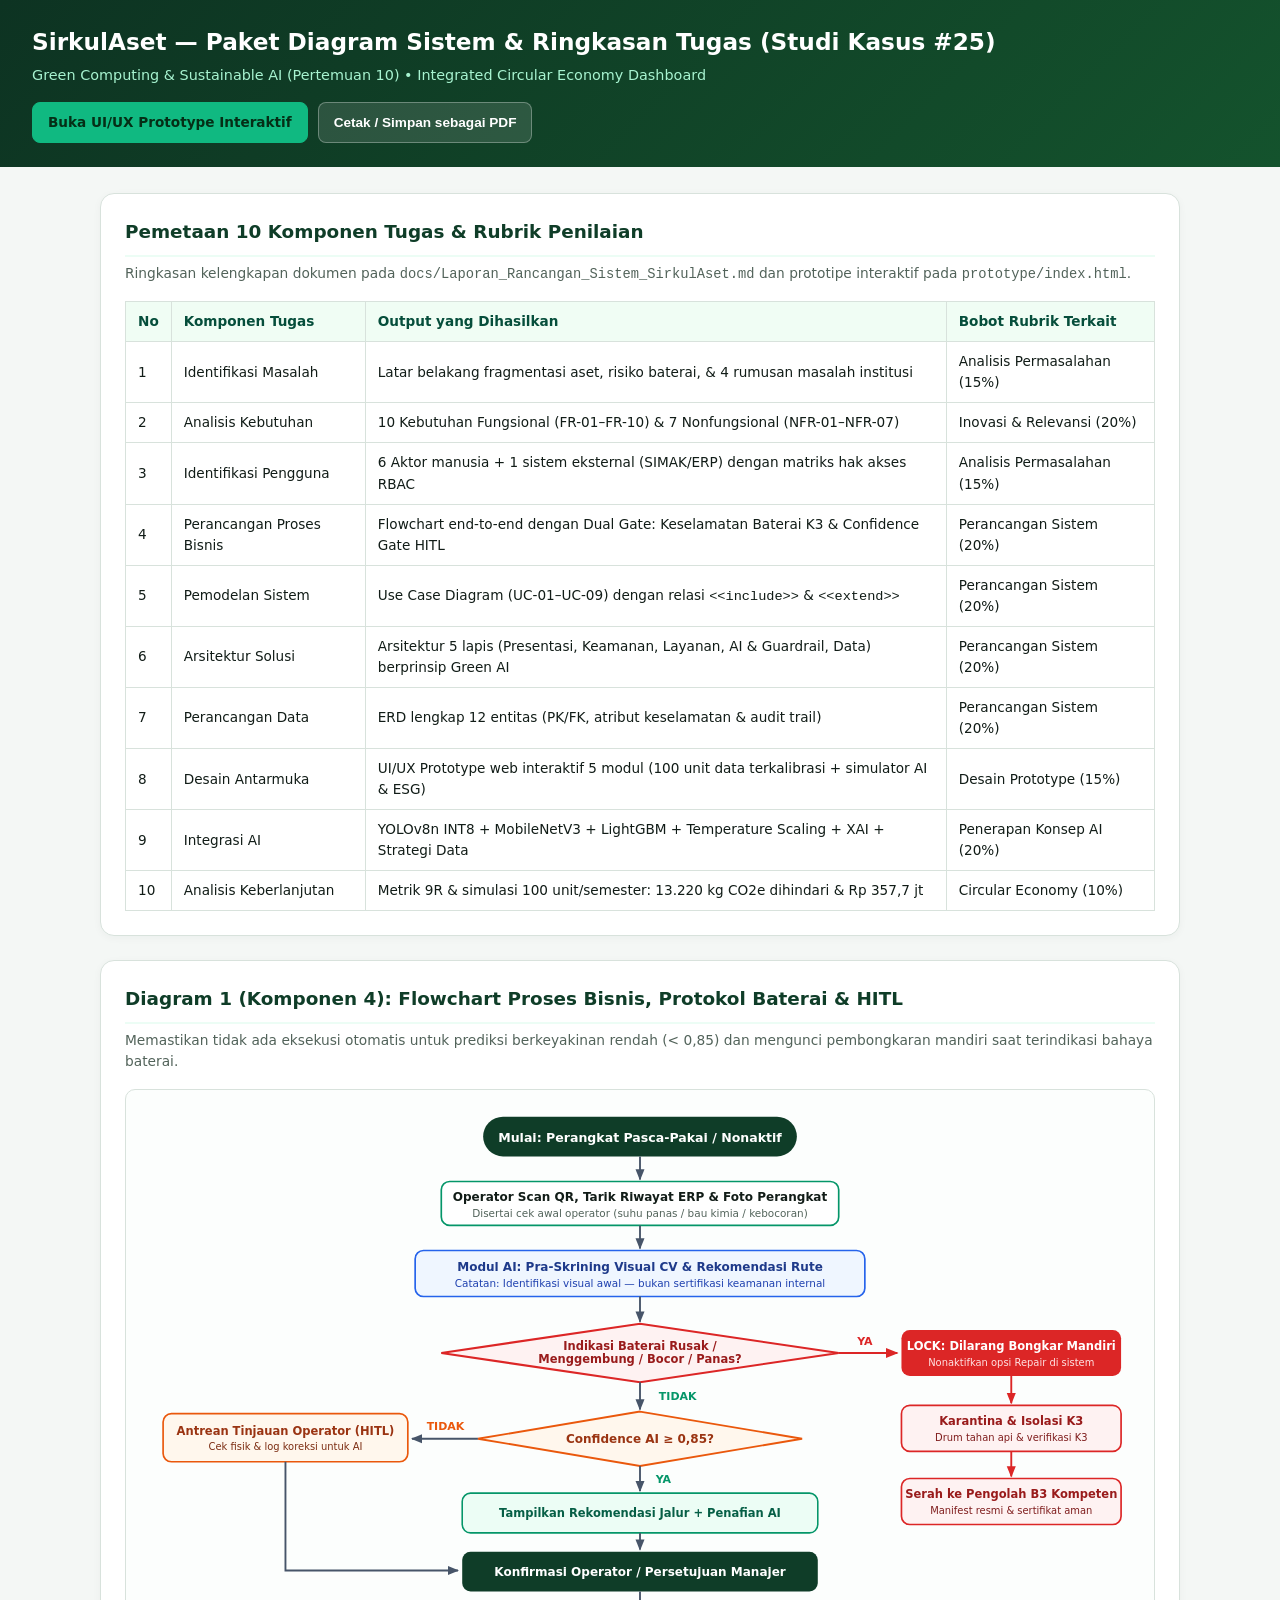
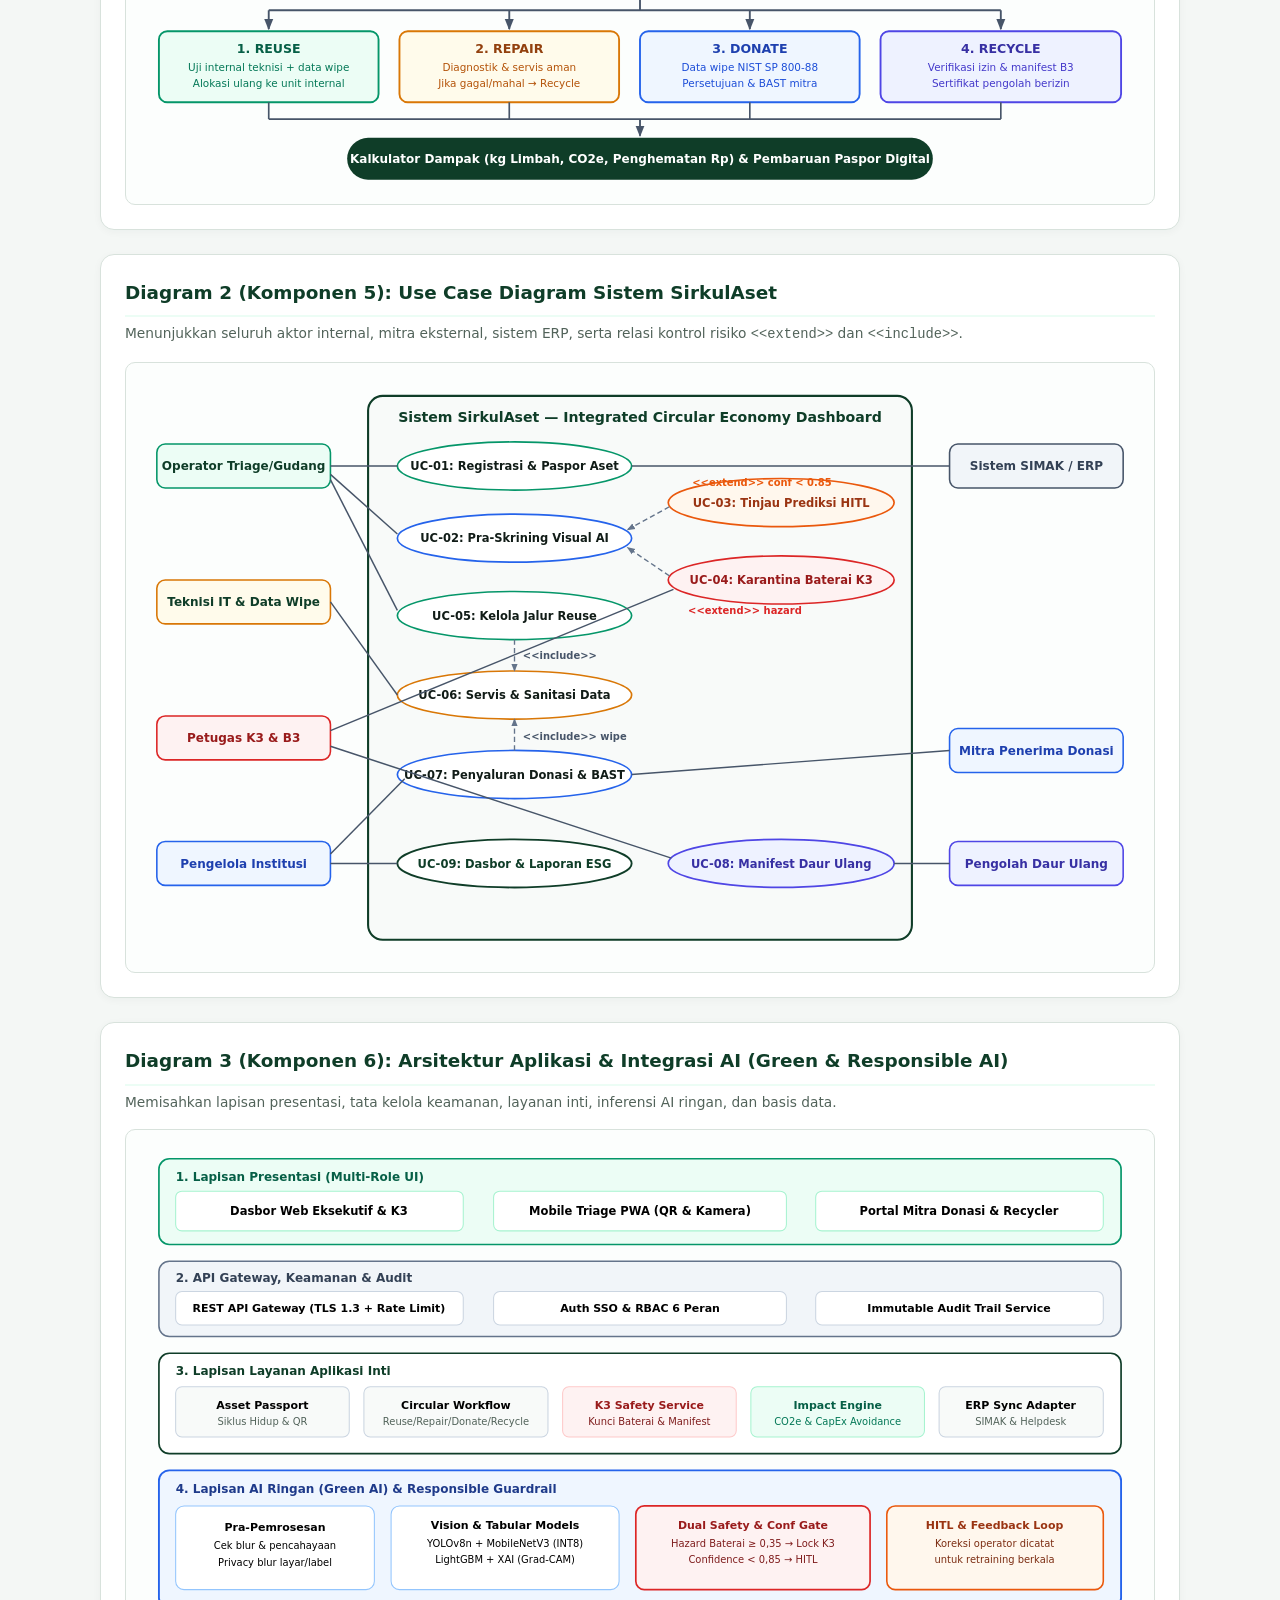
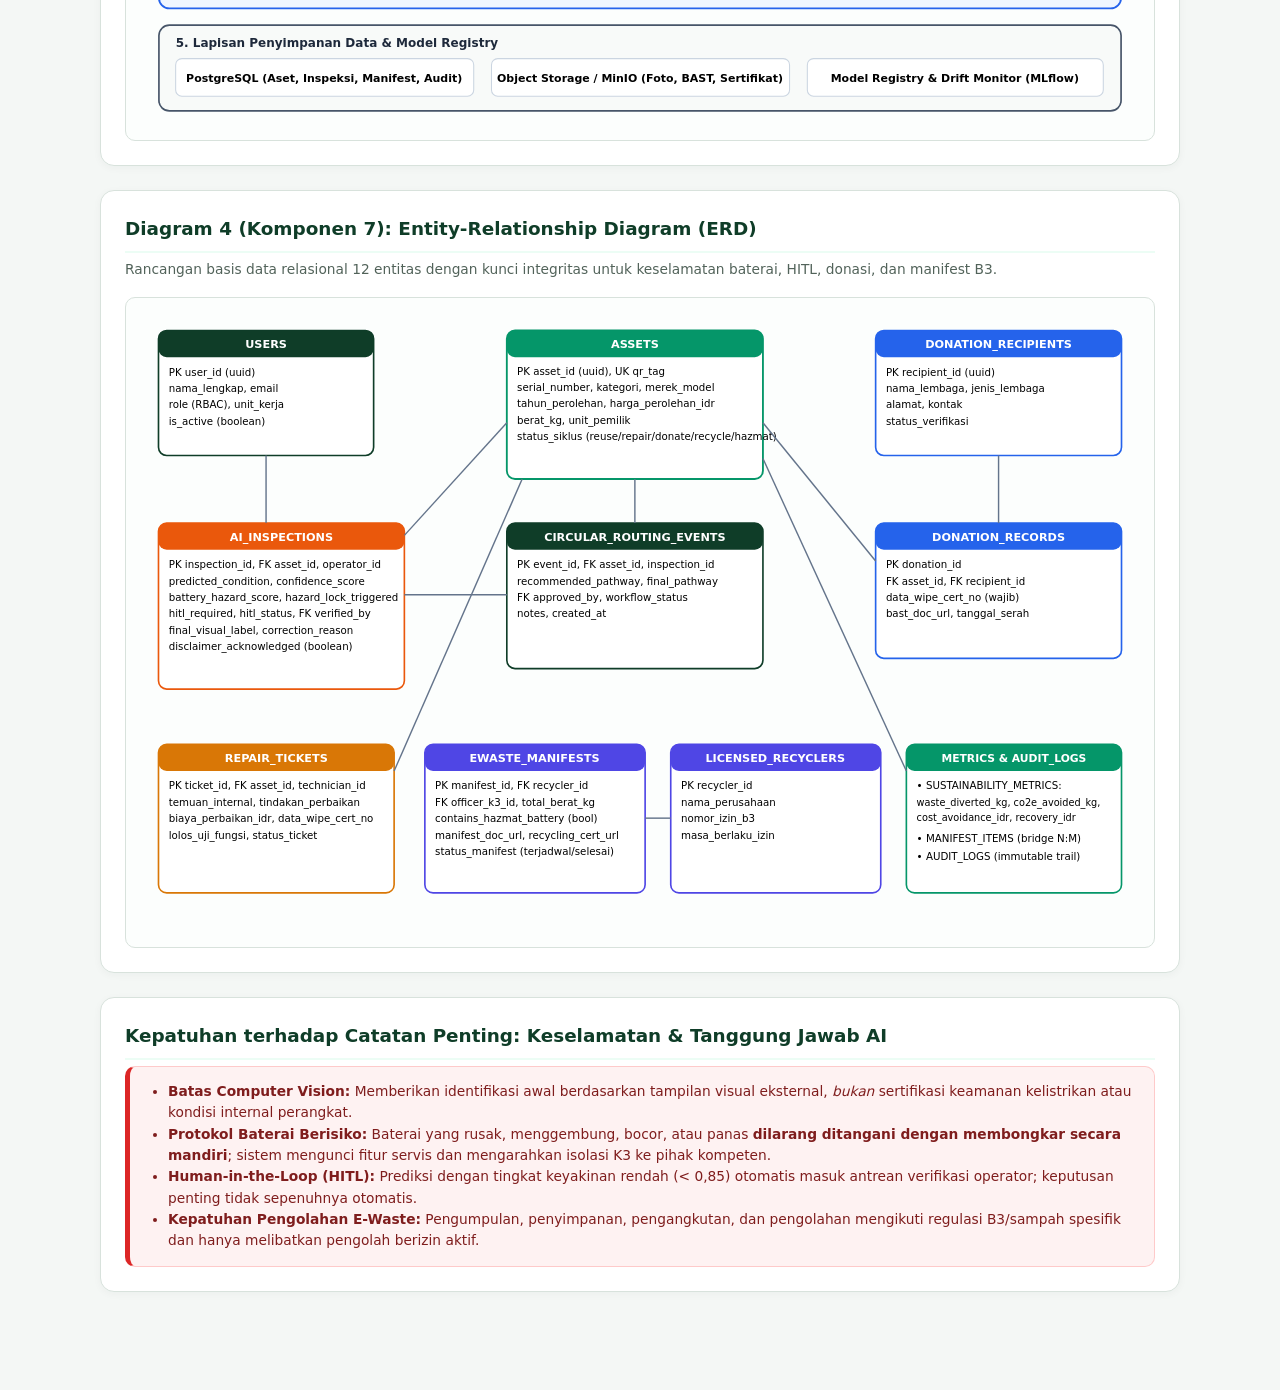
<file: docs/Diagram_dan_Presentasi.html>
<!DOCTYPE html>
<html lang="id">
<head>
  <meta charset="UTF-8" />
  <meta name="viewport" content="width=device-width, initial-scale=1.0" />
  <title>Diagram Arsitektur &amp; Ringkasan Presentasi — SirkulAset (Studi Kasus #25)</title>
  <style>
    :root {
      --bg: #f4f7f5;
      --surface: #ffffff;
      --border: #d8e2dc;
      --text: #111c17;
      --muted: #52635a;
      --brand: #059669;
      --dark: #0f3d28;
    }
    * { box-sizing: border-box; }
    body {
      margin: 0;
      font-family: 'Inter', 'Segoe UI', system-ui, sans-serif;
      background: var(--bg);
      color: var(--text);
      line-height: 1.55;
    }
    .header-bar {
      background: linear-gradient(135deg, #0d3322, #14532d);
      color: #ffffff;
      padding: 24px 32px;
      display: flex;
      flex-wrap: wrap;
      justify-content: space-between;
      align-items: center;
      gap: 16px;
    }
    .header-bar h1 { margin: 0; font-size: 1.45rem; }
    .header-bar p { margin: 4px 0 0; color: #a7f3d0; font-size: 0.9rem; }
    .actions { display: flex; gap: 10px; flex-wrap: wrap; }
    .btn {
      padding: 9px 15px;
      border-radius: 8px;
      font-size: 0.85rem;
      font-weight: 600;
      text-decoration: none;
      cursor: pointer;
      border: 1px solid rgba(255,255,255,0.3);
      background: rgba(255,255,255,0.12);
      color: #ffffff;
    }
    .btn-solid {
      background: #10b981;
      border-color: #10b981;
      color: #052e16;
    }
    .container {
      max-width: 1120px;
      margin: 26px auto;
      padding: 0 20px 50px;
    }
    .section-card {
      background: var(--surface);
      border: 1px solid var(--border);
      border-radius: 14px;
      padding: 24px;
      margin-bottom: 24px;
      box-shadow: 0 2px 8px rgba(15, 61, 40, 0.04);
      break-inside: avoid;
    }
    .section-card h2 {
      margin: 0 0 6px;
      font-size: 1.15rem;
      color: var(--dark);
      border-bottom: 2px solid #ecfdf5;
      padding-bottom: 8px;
    }
    .section-sub {
      margin: 0 0 16px;
      font-size: 0.86rem;
      color: var(--muted);
    }
    .svg-frame {
      border: 1px solid var(--border);
      border-radius: 10px;
      background: #fcfefd;
      padding: 12px;
      overflow-x: auto;
    }
    svg { display: block; width: 100%; height: auto; font-family: 'Segoe UI', system-ui, sans-serif; }
    table {
      width: 100%;
      border-collapse: collapse;
      font-size: 0.85rem;
    }
    th, td {
      border: 1px solid var(--border);
      padding: 9px 12px;
      text-align: left;
    }
    th { background: #f0fdf4; color: #064e3b; }
    .safety-banner {
      background: #fef2f2;
      border: 1px solid #fecaca;
      border-left: 5px solid #dc2626;
      padding: 14px 18px;
      border-radius: 10px;
      font-size: 0.86rem;
      color: #7f1d1d;
    }
    @media print {
      body { background: #ffffff; }
      .actions { display: none; }
      .section-card { box-shadow: none; page-break-inside: avoid; }
    }
  </style>
</head>
<body>
  <header class="header-bar">
    <div>
      <h1>SirkulAset — Paket Diagram Sistem &amp; Ringkasan Tugas (Studi Kasus #25)</h1>
      <p>Green Computing &amp; Sustainable AI (Pertemuan 10) • Integrated Circular Economy Dashboard</p>
    </div>
    <div class="actions">
      <a class="btn btn-solid" href="../prototype/index.html">Buka UI/UX Prototype Interaktif</a>
      <button class="btn" onclick="window.print()">Cetak / Simpan sebagai PDF</button>
    </div>
  </header>

  <main class="container">
    <!-- Pemetaan Rubrik -->
    <section class="section-card">
      <h2>Pemetaan 10 Komponen Tugas &amp; Rubrik Penilaian</h2>
      <p class="section-sub">Ringkasan kelengkapan dokumen pada <code>docs/Laporan_Rancangan_Sistem_SirkulAset.md</code> dan prototipe interaktif pada <code>prototype/index.html</code>.</p>
      <table>
        <thead>
          <tr>
            <th>No</th>
            <th>Komponen Tugas</th>
            <th>Output yang Dihasilkan</th>
            <th>Bobot Rubrik Terkait</th>
          </tr>
        </thead>
        <tbody>
          <tr><td>1</td><td>Identifikasi Masalah</td><td>Latar belakang fragmentasi aset, risiko baterai, &amp; 4 rumusan masalah institusi</td><td>Analisis Permasalahan (15%)</td></tr>
          <tr><td>2</td><td>Analisis Kebutuhan</td><td>10 Kebutuhan Fungsional (FR-01–FR-10) &amp; 7 Nonfungsional (NFR-01–NFR-07)</td><td>Inovasi &amp; Relevansi (20%)</td></tr>
          <tr><td>3</td><td>Identifikasi Pengguna</td><td>6 Aktor manusia + 1 sistem eksternal (SIMAK/ERP) dengan matriks hak akses RBAC</td><td>Analisis Permasalahan (15%)</td></tr>
          <tr><td>4</td><td>Perancangan Proses Bisnis</td><td>Flowchart end-to-end dengan Dual Gate: Keselamatan Baterai K3 &amp; Confidence Gate HITL</td><td>Perancangan Sistem (20%)</td></tr>
          <tr><td>5</td><td>Pemodelan Sistem</td><td>Use Case Diagram (UC-01–UC-09) dengan relasi <code>&lt;&lt;include&gt;&gt;</code> &amp; <code>&lt;&lt;extend&gt;&gt;</code></td><td>Perancangan Sistem (20%)</td></tr>
          <tr><td>6</td><td>Arsitektur Solusi</td><td>Arsitektur 5 lapis (Presentasi, Keamanan, Layanan, AI &amp; Guardrail, Data) berprinsip Green AI</td><td>Perancangan Sistem (20%)</td></tr>
          <tr><td>7</td><td>Perancangan Data</td><td>ERD lengkap 12 entitas (PK/FK, atribut keselamatan &amp; audit trail)</td><td>Perancangan Sistem (20%)</td></tr>
          <tr><td>8</td><td>Desain Antarmuka</td><td>UI/UX Prototype web interaktif 5 modul (100 unit data terkalibrasi + simulator AI &amp; ESG)</td><td>Desain Prototype (15%)</td></tr>
          <tr><td>9</td><td>Integrasi AI</td><td>YOLOv8n INT8 + MobileNetV3 + LightGBM + Temperature Scaling + XAI + Strategi Data</td><td>Penerapan Konsep AI (20%)</td></tr>
          <tr><td>10</td><td>Analisis Keberlanjutan</td><td>Metrik 9R &amp; simulasi 100 unit/semester: 13.220 kg CO2e dihindari &amp; Rp 357,7 jt</td><td>Circular Economy (10%)</td></tr>
        </tbody>
      </table>
    </section>

    <!-- DIAGRAM 1: FLOWCHART -->
    <section class="section-card">
      <h2>Diagram 1 (Komponen 4): Flowchart Proses Bisnis, Protokol Baterai &amp; HITL</h2>
      <p class="section-sub">Memastikan tidak ada eksekusi otomatis untuk prediksi berkeyakinan rendah (&lt; 0,85) dan mengunci pembongkaran mandiri saat terindikasi bahaya baterai.</p>
      <div class="svg-frame">
        <svg viewBox="0 0 960 660" role="img" aria-label="Flowchart Proses Bisnis SirkulAset">
          <defs>
            <marker id="arrow" viewBox="0 0 10 10" refX="9" refY="5" markerWidth="6" markerHeight="6" orient="auto-start-reverse">
              <path d="M 0 1 L 10 5 L 0 9 z" fill="#475569"/>
            </marker>
            <marker id="arrow-red" viewBox="0 0 10 10" refX="9" refY="5" markerWidth="6" markerHeight="6" orient="auto-start-reverse">
              <path d="M 0 1 L 10 5 L 0 9 z" fill="#dc2626"/>
            </marker>
          </defs>

          <!-- Start -->
          <rect x="330" y="14" width="300" height="38" rx="19" fill="#0f3d28"/>
          <text x="480" y="38" text-anchor="middle" fill="#ffffff" font-size="12" font-weight="700">Mulai: Perangkat Pasca-Pakai / Nonaktif</text>
          <line x1="480" y1="52" x2="480" y2="74" stroke="#475569" stroke-width="1.8" marker-end="url(#arrow)"/>

          <!-- Scan & Photo -->
          <rect x="290" y="76" width="380" height="42" rx="8" fill="#ffffff" stroke="#059669" stroke-width="1.6"/>
          <text x="480" y="95" text-anchor="middle" fill="#111c17" font-size="11.5" font-weight="600">Operator Scan QR, Tarik Riwayat ERP &amp; Foto Perangkat</text>
          <text x="480" y="110" text-anchor="middle" fill="#52635a" font-size="10">Disertai cek awal operator (suhu panas / bau kimia / kebocoran)</text>
          <line x1="480" y1="118" x2="480" y2="140" stroke="#475569" stroke-width="1.8" marker-end="url(#arrow)"/>

          <!-- AI Inference -->
          <rect x="265" y="142" width="430" height="44" rx="8" fill="#eff6ff" stroke="#2563eb" stroke-width="1.6"/>
          <text x="480" y="162" text-anchor="middle" fill="#1e3a8a" font-size="11.5" font-weight="700">Modul AI: Pra-Skrining Visual CV &amp; Rekomendasi Rute</text>
          <text x="480" y="177" text-anchor="middle" fill="#1e40af" font-size="10">Catatan: Identifikasi visual awal — bukan sertifikasi keamanan internal</text>
          <line x1="480" y1="186" x2="480" y2="210" stroke="#475569" stroke-width="1.8" marker-end="url(#arrow)"/>

          <!-- Gate 1: Safety -->
          <polygon points="480,212 670,240 480,268 290,240" fill="#fef2f2" stroke="#dc2626" stroke-width="2"/>
          <text x="480" y="237" text-anchor="middle" fill="#991b1b" font-size="11" font-weight="700">Indikasi Baterai Rusak /</text>
          <text x="480" y="250" text-anchor="middle" fill="#991b1b" font-size="11" font-weight="700">Menggembung / Bocor / Panas?</text>

          <!-- YA Branch (Right) -->
          <line x1="670" y1="240" x2="726" y2="240" stroke="#dc2626" stroke-width="2" marker-end="url(#arrow-red)"/>
          <text x="695" y="232" text-anchor="middle" fill="#dc2626" font-size="10.5" font-weight="700">YA</text>

          <rect x="730" y="218" width="210" height="44" rx="8" fill="#dc2626"/>
          <text x="835" y="237" text-anchor="middle" fill="#ffffff" font-size="11" font-weight="700">LOCK: Dilarang Bongkar Mandiri</text>
          <text x="835" y="252" text-anchor="middle" fill="#fee2e2" font-size="9.5">Nonaktifkan opsi Repair di sistem</text>
          <line x1="835" y1="262" x2="835" y2="288" stroke="#dc2626" stroke-width="1.8" marker-end="url(#arrow-red)"/>

          <rect x="730" y="290" width="210" height="44" rx="8" fill="#fef2f2" stroke="#dc2626" stroke-width="1.6"/>
          <text x="835" y="309" text-anchor="middle" fill="#991b1b" font-size="11" font-weight="700">Karantina &amp; Isolasi K3</text>
          <text x="835" y="324" text-anchor="middle" fill="#7f1d1d" font-size="9.5">Drum tahan api &amp; verifikasi K3</text>
          <line x1="835" y1="334" x2="835" y2="358" stroke="#dc2626" stroke-width="1.8" marker-end="url(#arrow-red)"/>

          <rect x="730" y="360" width="210" height="44" rx="8" fill="#fef2f2" stroke="#dc2626" stroke-width="1.6"/>
          <text x="835" y="379" text-anchor="middle" fill="#991b1b" font-size="11" font-weight="700">Serah ke Pengolah B3 Kompeten</text>
          <text x="835" y="394" text-anchor="middle" fill="#7f1d1d" font-size="9.5">Manifest resmi &amp; sertifikat aman</text>

          <!-- TIDAK Branch (Down to Gate 2) -->
          <line x1="480" y1="268" x2="480" y2="294" stroke="#475569" stroke-width="1.8" marker-end="url(#arrow)"/>
          <text x="498" y="285" fill="#059669" font-size="10.5" font-weight="700">TIDAK</text>

          <polygon points="480,296 635,322 480,348 325,322" fill="#fff7ed" stroke="#ea580c" stroke-width="1.8"/>
          <text x="480" y="326" text-anchor="middle" fill="#9a3412" font-size="11.5" font-weight="700">Confidence AI ≥ 0,85?</text>

          <!-- Low Confidence (Left HITL) -->
          <line x1="325" y1="322" x2="262" y2="322" stroke="#475569" stroke-width="1.8" marker-end="url(#arrow)"/>
          <text x="294" y="314" text-anchor="middle" fill="#ea580c" font-size="10.5" font-weight="700">TIDAK</text>

          <rect x="24" y="298" width="234" height="46" rx="8" fill="#fff7ed" stroke="#ea580c" stroke-width="1.6"/>
          <text x="141" y="318" text-anchor="middle" fill="#9a3412" font-size="11" font-weight="700">Antrean Tinjauan Operator (HITL)</text>
          <text x="141" y="333" text-anchor="middle" fill="#7c2d12" font-size="9.5">Cek fisik &amp; log koreksi untuk AI</text>
          <path d="M 141 344 L 141 448 L 306 448" fill="none" stroke="#475569" stroke-width="1.8" marker-end="url(#arrow)"/>

          <!-- High Confidence (Down) -->
          <line x1="480" y1="348" x2="480" y2="372" stroke="#475569" stroke-width="1.8" marker-end="url(#arrow)"/>
          <text x="495" y="364" fill="#059669" font-size="10.5" font-weight="700">YA</text>

          <rect x="310" y="374" width="340" height="38" rx="8" fill="#ecfdf5" stroke="#059669" stroke-width="1.5"/>
          <text x="480" y="397" text-anchor="middle" fill="#065f46" font-size="11" font-weight="600">Tampilkan Rekomendasi Jalur + Penafian AI</text>
          <line x1="480" y1="412" x2="480" y2="428" stroke="#475569" stroke-width="1.8" marker-end="url(#arrow)"/>

          <!-- Human Final Confirmation -->
          <rect x="310" y="430" width="340" height="38" rx="8" fill="#0f3d28"/>
          <text x="480" y="453" text-anchor="middle" fill="#ffffff" font-size="11.5" font-weight="700">Konfirmasi Operator / Persetujuan Manajer</text>

          <!-- Distribution Lines to 4 Pathways -->
          <line x1="480" y1="468" x2="480" y2="486" stroke="#475569" stroke-width="1.8"/>
          <line x1="125" y1="486" x2="825" y2="486" stroke="#475569" stroke-width="1.8"/>
          <line x1="125" y1="486" x2="125" y2="504" stroke="#475569" stroke-width="1.8" marker-end="url(#arrow)"/>
          <line x1="355" y1="486" x2="355" y2="504" stroke="#475569" stroke-width="1.8" marker-end="url(#arrow)"/>
          <line x1="585" y1="486" x2="585" y2="504" stroke="#475569" stroke-width="1.8" marker-end="url(#arrow)"/>
          <line x1="825" y1="486" x2="825" y2="504" stroke="#475569" stroke-width="1.8" marker-end="url(#arrow)"/>

          <!-- 4 Pathway Boxes -->
          <rect x="20" y="506" width="210" height="68" rx="8" fill="#ecfdf5" stroke="#059669" stroke-width="1.8"/>
          <text x="125" y="527" text-anchor="middle" fill="#065f46" font-size="12" font-weight="700">1. REUSE</text>
          <text x="125" y="544" text-anchor="middle" fill="#047857" font-size="10">Uji internal teknisi + data wipe</text>
          <text x="125" y="559" text-anchor="middle" fill="#047857" font-size="10">Alokasi ulang ke unit internal</text>

          <rect x="250" y="506" width="210" height="68" rx="8" fill="#fffbeb" stroke="#d97706" stroke-width="1.8"/>
          <text x="355" y="527" text-anchor="middle" fill="#92400e" font-size="12" font-weight="700">2. REPAIR</text>
          <text x="355" y="544" text-anchor="middle" fill="#b45309" font-size="10">Diagnostik &amp; servis aman</text>
          <text x="355" y="559" text-anchor="middle" fill="#b45309" font-size="10">Jika gagal/mahal → Recycle</text>

          <rect x="480" y="506" width="210" height="68" rx="8" fill="#eff6ff" stroke="#2563eb" stroke-width="1.8"/>
          <text x="585" y="527" text-anchor="middle" fill="#1e40af" font-size="12" font-weight="700">3. DONATE</text>
          <text x="585" y="544" text-anchor="middle" fill="#1d4ed8" font-size="10">Data wipe NIST SP 800-88</text>
          <text x="585" y="559" text-anchor="middle" fill="#1d4ed8" font-size="10">Persetujuan &amp; BAST mitra</text>

          <rect x="710" y="506" width="230" height="68" rx="8" fill="#eef2ff" stroke="#4f46e5" stroke-width="1.8"/>
          <text x="825" y="527" text-anchor="middle" fill="#3730a3" font-size="12" font-weight="700">4. RECYCLE</text>
          <text x="825" y="544" text-anchor="middle" fill="#4338ca" font-size="10">Verifikasi izin &amp; manifest B3</text>
          <text x="825" y="559" text-anchor="middle" fill="#4338ca" font-size="10">Sertifikat pengolah berizin</text>

          <!-- Merge to Impact -->
          <line x1="125" y1="574" x2="125" y2="590" stroke="#475569" stroke-width="1.6"/>
          <line x1="355" y1="574" x2="355" y2="590" stroke="#475569" stroke-width="1.6"/>
          <line x1="585" y1="574" x2="585" y2="590" stroke="#475569" stroke-width="1.6"/>
          <line x1="825" y1="574" x2="825" y2="590" stroke="#475569" stroke-width="1.6"/>
          <line x1="125" y1="590" x2="825" y2="590" stroke="#475569" stroke-width="1.6"/>
          <line x1="480" y1="590" x2="480" y2="606" stroke="#475569" stroke-width="1.8" marker-end="url(#arrow)"/>

          <rect x="200" y="608" width="560" height="40" rx="20" fill="#0f3d28"/>
          <text x="480" y="632" text-anchor="middle" fill="#ffffff" font-size="11.5" font-weight="700">Kalkulator Dampak (kg Limbah, CO2e, Penghematan Rp) &amp; Pembaruan Paspor Digital</text>
        </svg>
      </div>
    </section>

    <!-- DIAGRAM 2: USE CASE DIAGRAM -->
    <section class="section-card">
      <h2>Diagram 2 (Komponen 5): Use Case Diagram Sistem SirkulAset</h2>
      <p class="section-sub">Menunjukkan seluruh aktor internal, mitra eksternal, sistem ERP, serta relasi kontrol risiko <code>&lt;&lt;extend&gt;&gt;</code> dan <code>&lt;&lt;include&gt;&gt;</code>.</p>
      <div class="svg-frame">
        <svg viewBox="0 0 960 560" role="img" aria-label="Use Case Diagram SirkulAset">
          <defs>
            <marker id="uc-arrow" viewBox="0 0 10 10" refX="9" refY="5" markerWidth="6" markerHeight="6" orient="auto">
              <path d="M 0 1 L 10 5 L 0 9 z" fill="#64748b"/>
            </marker>
          </defs>

          <!-- System Boundary -->
          <rect x="220" y="20" width="520" height="520" rx="14" fill="#f8faf9" stroke="#0f3d28" stroke-width="2"/>
          <text x="480" y="45" text-anchor="middle" fill="#0f3d28" font-size="13.5" font-weight="700">Sistem SirkulAset — Integrated Circular Economy Dashboard</text>

          <!-- Left Actors -->
          <g fill="#0f3d28" font-size="11.5" font-weight="700">
            <rect x="18" y="66" width="166" height="42" rx="8" fill="#ecfdf5" stroke="#059669" stroke-width="1.5"/>
            <text x="101" y="91" text-anchor="middle">Operator Triage/Gudang</text>

            <rect x="18" y="196" width="166" height="42" rx="8" fill="#fffbeb" stroke="#d97706" stroke-width="1.5"/>
            <text x="101" y="221" text-anchor="middle">Teknisi IT &amp; Data Wipe</text>

            <rect x="18" y="326" width="166" height="42" rx="8" fill="#fef2f2" stroke="#dc2626" stroke-width="1.5"/>
            <text x="101" y="351" text-anchor="middle" fill="#991b1b">Petugas K3 &amp; B3</text>

            <rect x="18" y="446" width="166" height="42" rx="8" fill="#eff6ff" stroke="#2563eb" stroke-width="1.5"/>
            <text x="101" y="471" text-anchor="middle" fill="#1e40af">Pengelola Institusi</text>
          </g>

          <!-- Right Actors -->
          <g font-size="11.5" font-weight="700">
            <rect x="776" y="66" width="166" height="42" rx="8" fill="#f1f5f9" stroke="#475569" stroke-width="1.5"/>
            <text x="859" y="91" text-anchor="middle" fill="#334155">Sistem SIMAK / ERP</text>

            <rect x="776" y="338" width="166" height="42" rx="8" fill="#eff6ff" stroke="#2563eb" stroke-width="1.5"/>
            <text x="859" y="363" text-anchor="middle" fill="#1e40af">Mitra Penerima Donasi</text>

            <rect x="776" y="446" width="166" height="42" rx="8" fill="#eef2ff" stroke="#4f46e5" stroke-width="1.5"/>
            <text x="859" y="471" text-anchor="middle" fill="#3730a3">Pengolah Daur Ulang</text>
          </g>

          <!-- Use Cases Left Col (cx=365) -->
          <g>
            <ellipse cx="360" cy="87" rx="112" ry="23" fill="#ffffff" stroke="#059669" stroke-width="1.6"/>
            <text x="360" y="91" text-anchor="middle" font-size="11" font-weight="600" fill="#111c17">UC-01: Registrasi &amp; Paspor Aset</text>

            <ellipse cx="360" cy="156" rx="112" ry="23" fill="#ffffff" stroke="#2563eb" stroke-width="1.6"/>
            <text x="360" y="160" text-anchor="middle" font-size="11" font-weight="600" fill="#111c17">UC-02: Pra-Skrining Visual AI</text>

            <ellipse cx="360" cy="230" rx="112" ry="23" fill="#ffffff" stroke="#059669" stroke-width="1.6"/>
            <text x="360" y="234" text-anchor="middle" font-size="11" font-weight="600" fill="#111c17">UC-05: Kelola Jalur Reuse</text>

            <ellipse cx="360" cy="306" rx="112" ry="23" fill="#ffffff" stroke="#d97706" stroke-width="1.6"/>
            <text x="360" y="310" text-anchor="middle" font-size="11" font-weight="600" fill="#111c17">UC-06: Servis &amp; Sanitasi Data</text>

            <ellipse cx="360" cy="382" rx="112" ry="23" fill="#ffffff" stroke="#2563eb" stroke-width="1.6"/>
            <text x="360" y="386" text-anchor="middle" font-size="11" font-weight="600" fill="#111c17">UC-07: Penyaluran Donasi &amp; BAST</text>

            <ellipse cx="360" cy="467" rx="112" ry="23" fill="#ffffff" stroke="#0f3d28" stroke-width="1.8"/>
            <text x="360" y="471" text-anchor="middle" font-size="11" font-weight="600" fill="#0f3d28">UC-09: Dasbor &amp; Laporan ESG</text>
          </g>

          <!-- Use Cases Right Col (cx=610) -->
          <g>
            <ellipse cx="615" cy="122" rx="108" ry="23" fill="#fff7ed" stroke="#ea580c" stroke-width="1.6"/>
            <text x="615" y="126" text-anchor="middle" font-size="11" font-weight="600" fill="#9a3412">UC-03: Tinjau Prediksi HITL</text>

            <ellipse cx="615" cy="196" rx="108" ry="23" fill="#fef2f2" stroke="#dc2626" stroke-width="1.6"/>
            <text x="615" y="200" text-anchor="middle" font-size="11" font-weight="600" fill="#991b1b">UC-04: Karantina Baterai K3</text>

            <ellipse cx="615" cy="467" rx="108" ry="23" fill="#eef2ff" stroke="#4f46e5" stroke-width="1.6"/>
            <text x="615" y="471" text-anchor="middle" font-size="11" font-weight="600" fill="#3730a3">UC-08: Manifest Daur Ulang</text>
          </g>

          <!-- Associations -->
          <g stroke="#475569" stroke-width="1.4">
            <line x1="184" y1="87" x2="248" y2="87"/>
            <line x1="184" y1="95" x2="248" y2="152"/>
            <line x1="184" y1="100" x2="248" y2="225"/>
            <line x1="184" y1="217" x2="248" y2="306"/>
            <line x1="184" y1="340" x2="512" y2="205"/>
            <line x1="184" y1="355" x2="510" y2="462"/>
            <line x1="184" y1="458" x2="255" y2="386"/>
            <line x1="184" y1="467" x2="248" y2="467"/>
            <line x1="472" y1="87" x2="776" y2="87"/>
            <line x1="472" y1="382" x2="776" y2="359"/>
            <line x1="723" y1="467" x2="776" y2="467"/>
          </g>

          <!-- Include / Extend dashed lines -->
          <g stroke="#64748b" stroke-width="1.3" stroke-dasharray="5 3">
            <line x1="508" y1="126" x2="468" y2="148" marker-end="url(#uc-arrow)"/>
            <line x1="508" y1="192" x2="468" y2="165" marker-end="url(#uc-arrow)"/>
            <line x1="360" y1="253" x2="360" y2="283" marker-end="url(#uc-arrow)"/>
            <line x1="360" y1="359" x2="360" y2="329" marker-end="url(#uc-arrow)"/>
          </g>
          <text x="530" y="106" font-size="9.5" fill="#ea580c" font-weight="600">&lt;&lt;extend&gt;&gt; conf &lt; 0.85</text>
          <text x="526" y="229" font-size="9.5" fill="#dc2626" font-weight="600">&lt;&lt;extend&gt;&gt; hazard</text>
          <text x="368" y="272" font-size="9.5" fill="#475569" font-weight="600">&lt;&lt;include&gt;&gt;</text>
          <text x="368" y="349" font-size="9.5" fill="#475569" font-weight="600">&lt;&lt;include&gt;&gt; wipe</text>
        </svg>
      </div>
    </section>

    <!-- DIAGRAM 3: ARCHITECTURE -->
    <section class="section-card">
      <h2>Diagram 3 (Komponen 6): Arsitektur Aplikasi &amp; Integrasi AI (Green &amp; Responsible AI)</h2>
      <p class="section-sub">Memisahkan lapisan presentasi, tata kelola keamanan, layanan inti, inferensi AI ringan, dan basis data.</p>
      <div class="svg-frame">
        <svg viewBox="0 0 960 560" role="img" aria-label="Diagram Arsitektur SirkulAset">
          <!-- Layer 1 -->
          <rect x="20" y="16" width="920" height="82" rx="10" fill="#ecfdf5" stroke="#059669" stroke-width="1.6"/>
          <text x="36" y="37" fill="#065f46" font-size="11.5" font-weight="700">1. Lapisan Presentasi (Multi-Role UI)</text>
          <rect x="36" y="47" width="275" height="38" rx="6" fill="#ffffff" stroke="#a7f3d0"/><text x="173" y="70" text-anchor="middle" font-size="11" font-weight="600">Dasbor Web Eksekutif &amp; K3</text>
          <rect x="340" y="47" width="280" height="38" rx="6" fill="#ffffff" stroke="#a7f3d0"/><text x="480" y="70" text-anchor="middle" font-size="11" font-weight="600">Mobile Triage PWA (QR &amp; Kamera)</text>
          <rect x="648" y="47" width="275" height="38" rx="6" fill="#ffffff" stroke="#a7f3d0"/><text x="785" y="70" text-anchor="middle" font-size="11" font-weight="600">Portal Mitra Donasi &amp; Recycler</text>

          <!-- Layer 2 -->
          <rect x="20" y="114" width="920" height="72" rx="10" fill="#f1f5f9" stroke="#64748b" stroke-width="1.5"/>
          <text x="36" y="134" fill="#334155" font-size="11.5" font-weight="700">2. API Gateway, Keamanan &amp; Audit</text>
          <rect x="36" y="143" width="275" height="32" rx="6" fill="#ffffff" stroke="#cbd5e1"/><text x="173" y="163" text-anchor="middle" font-size="10.5" font-weight="600">REST API Gateway (TLS 1.3 + Rate Limit)</text>
          <rect x="340" y="143" width="280" height="32" rx="6" fill="#ffffff" stroke="#cbd5e1"/><text x="480" y="163" text-anchor="middle" font-size="10.5" font-weight="600">Auth SSO &amp; RBAC 6 Peran</text>
          <rect x="648" y="143" width="275" height="32" rx="6" fill="#ffffff" stroke="#cbd5e1"/><text x="785" y="163" text-anchor="middle" font-size="10.5" font-weight="600">Immutable Audit Trail Service</text>

          <!-- Layer 3 -->
          <rect x="20" y="202" width="920" height="96" rx="10" fill="#ffffff" stroke="#0f3d28" stroke-width="1.6"/>
          <text x="36" y="223" fill="#0f3d28" font-size="11.5" font-weight="700">3. Lapisan Layanan Aplikasi Inti</text>
          <rect x="36" y="234" width="166" height="48" rx="6" fill="#f8faf9" stroke="#cbd5e1"/><text x="119" y="255" text-anchor="middle" font-size="10.5" font-weight="700">Asset Passport</text><text x="119" y="271" text-anchor="middle" font-size="9.5" fill="#52635a">Siklus Hidup &amp; QR</text>
          <rect x="216" y="234" width="176" height="48" rx="6" fill="#f8faf9" stroke="#cbd5e1"/><text x="304" y="255" text-anchor="middle" font-size="10.5" font-weight="700">Circular Workflow</text><text x="304" y="271" text-anchor="middle" font-size="9.5" fill="#52635a">Reuse/Repair/Donate/Recycle</text>
          <rect x="406" y="234" width="166" height="48" rx="6" fill="#fef2f2" stroke="#fecaca"/><text x="489" y="255" text-anchor="middle" font-size="10.5" font-weight="700" fill="#991b1b">K3 Safety Service</text><text x="489" y="271" text-anchor="middle" font-size="9.5" fill="#7f1d1d">Kunci Baterai &amp; Manifest</text>
          <rect x="586" y="234" width="166" height="48" rx="6" fill="#ecfdf5" stroke="#a7f3d0"/><text x="669" y="255" text-anchor="middle" font-size="10.5" font-weight="700" fill="#065f46">Impact Engine</text><text x="669" y="271" text-anchor="middle" font-size="9.5" fill="#047857">CO2e &amp; CapEx Avoidance</text>
          <rect x="766" y="234" width="157" height="48" rx="6" fill="#f8faf9" stroke="#cbd5e1"/><text x="844" y="255" text-anchor="middle" font-size="10.5" font-weight="700">ERP Sync Adapter</text><text x="844" y="271" text-anchor="middle" font-size="9.5" fill="#52635a">SIMAK &amp; Helpdesk</text>

          <!-- Layer 4: AI -->
          <rect x="20" y="314" width="920" height="132" rx="10" fill="#eff6ff" stroke="#2563eb" stroke-width="1.8"/>
          <text x="36" y="336" fill="#1e3a8a" font-size="11.5" font-weight="700">4. Lapisan AI Ringan (Green AI) &amp; Responsible Guardrail</text>
          <rect x="36" y="348" width="190" height="80" rx="8" fill="#ffffff" stroke="#93c5fd"/><text x="131" y="372" text-anchor="middle" font-size="10.5" font-weight="700">Pra-Pemrosesan</text><text x="131" y="389" text-anchor="middle" font-size="9.5">Cek blur &amp; pencahayaan</text><text x="131" y="405" text-anchor="middle" font-size="9.5">Privacy blur layar/label</text>
          <rect x="242" y="348" width="218" height="80" rx="8" fill="#ffffff" stroke="#93c5fd"/><text x="351" y="370" text-anchor="middle" font-size="10.5" font-weight="700">Vision &amp; Tabular Models</text><text x="351" y="387" text-anchor="middle" font-size="9.5">YOLOv8n + MobileNetV3 (INT8)</text><text x="351" y="403" text-anchor="middle" font-size="9.5">LightGBM + XAI (Grad-CAM)</text>
          <rect x="476" y="348" width="224" height="80" rx="8" fill="#fef2f2" stroke="#dc2626" stroke-width="1.6"/><text x="588" y="370" text-anchor="middle" font-size="10.5" font-weight="700" fill="#991b1b">Dual Safety &amp; Conf Gate</text><text x="588" y="387" text-anchor="middle" font-size="9.5" fill="#7f1d1d">Hazard Baterai ≥ 0,35 → Lock K3</text><text x="588" y="403" text-anchor="middle" font-size="9.5" fill="#7f1d1d">Confidence &lt; 0,85 → HITL</text>
          <rect x="716" y="348" width="207" height="80" rx="8" fill="#fff7ed" stroke="#ea580c" stroke-width="1.5"/><text x="819" y="370" text-anchor="middle" font-size="10.5" font-weight="700" fill="#9a3412">HITL &amp; Feedback Loop</text><text x="819" y="387" text-anchor="middle" font-size="9.5" fill="#7c2d12">Koreksi operator dicatat</text><text x="819" y="403" text-anchor="middle" font-size="9.5" fill="#7c2d12">untuk retraining berkala</text>

          <!-- Layer 5: Data -->
          <rect x="20" y="462" width="920" height="82" rx="10" fill="#f8faf9" stroke="#475569" stroke-width="1.6"/>
          <text x="36" y="483" fill="#1e293b" font-size="11.5" font-weight="700">5. Lapisan Penyimpanan Data &amp; Model Registry</text>
          <rect x="36" y="494" width="285" height="36" rx="6" fill="#ffffff" stroke="#cbd5e1"/><text x="178" y="516" text-anchor="middle" font-size="10.5" font-weight="600">PostgreSQL (Aset, Inspeksi, Manifest, Audit)</text>
          <rect x="338" y="494" width="285" height="36" rx="6" fill="#ffffff" stroke="#cbd5e1"/><text x="480" y="516" text-anchor="middle" font-size="10.5" font-weight="600">Object Storage / MinIO (Foto, BAST, Sertifikat)</text>
          <rect x="640" y="494" width="283" height="36" rx="6" fill="#ffffff" stroke="#cbd5e1"/><text x="781" y="516" text-anchor="middle" font-size="10.5" font-weight="600">Model Registry &amp; Drift Monitor (MLflow)</text>
        </svg>
      </div>
    </section>

    <!-- DIAGRAM 4: ERD -->
    <section class="section-card">
      <h2>Diagram 4 (Komponen 7): Entity-Relationship Diagram (ERD)</h2>
      <p class="section-sub">Rancangan basis data relasional 12 entitas dengan kunci integritas untuk keselamatan baterai, HITL, donasi, dan manifest B3.</p>
      <div class="svg-frame">
        <svg viewBox="0 0 980 610" role="img" aria-label="ERD SirkulAset">
          <!-- Row 1 -->
          <rect x="20" y="20" width="210" height="122" rx="8" fill="#ffffff" stroke="#0f3d28" stroke-width="1.6"/>
          <rect x="20" y="20" width="210" height="26" rx="8" fill="#0f3d28"/>
          <text x="125" y="37" text-anchor="middle" fill="#ffffff" font-size="11" font-weight="700">USERS</text>
          <text x="30" y="64" font-size="10">PK user_id (uuid)</text>
          <text x="30" y="80" font-size="10">nama_lengkap, email</text>
          <text x="30" y="96" font-size="10">role (RBAC), unit_kerja</text>
          <text x="30" y="112" font-size="10">is_active (boolean)</text>

          <rect x="360" y="20" width="250" height="145" rx="8" fill="#ffffff" stroke="#059669" stroke-width="1.8"/>
          <rect x="360" y="20" width="250" height="26" rx="8" fill="#059669"/>
          <text x="485" y="37" text-anchor="middle" fill="#ffffff" font-size="11" font-weight="700">ASSETS</text>
          <text x="370" y="63" font-size="10">PK asset_id (uuid), UK qr_tag</text>
          <text x="370" y="79" font-size="10">serial_number, kategori, merek_model</text>
          <text x="370" y="95" font-size="10">tahun_perolehan, harga_perolehan_idr</text>
          <text x="370" y="111" font-size="10">berat_kg, unit_pemilik</text>
          <text x="370" y="127" font-size="10">status_siklus (reuse/repair/donate/recycle/hazmat)</text>

          <rect x="720" y="20" width="240" height="122" rx="8" fill="#ffffff" stroke="#2563eb" stroke-width="1.6"/>
          <rect x="720" y="20" width="240" height="26" rx="8" fill="#2563eb"/>
          <text x="840" y="37" text-anchor="middle" fill="#ffffff" font-size="11" font-weight="700">DONATION_RECIPIENTS</text>
          <text x="730" y="64" font-size="10">PK recipient_id (uuid)</text>
          <text x="730" y="80" font-size="10">nama_lembaga, jenis_lembaga</text>
          <text x="730" y="96" font-size="10">alamat, kontak</text>
          <text x="730" y="112" font-size="10">status_verifikasi</text>

          <!-- Row 2 -->
          <rect x="20" y="208" width="240" height="162" rx="8" fill="#ffffff" stroke="#ea580c" stroke-width="1.6"/>
          <rect x="20" y="208" width="240" height="26" rx="8" fill="#ea580c"/>
          <text x="140" y="225" text-anchor="middle" fill="#ffffff" font-size="11" font-weight="700">AI_INSPECTIONS</text>
          <text x="30" y="252" font-size="10">PK inspection_id, FK asset_id, operator_id</text>
          <text x="30" y="268" font-size="10">predicted_condition, confidence_score</text>
          <text x="30" y="284" font-size="10">battery_hazard_score, hazard_lock_triggered</text>
          <text x="30" y="300" font-size="10">hitl_required, hitl_status, FK verified_by</text>
          <text x="30" y="316" font-size="10">final_visual_label, correction_reason</text>
          <text x="30" y="332" font-size="10">disclaimer_acknowledged (boolean)</text>

          <rect x="360" y="208" width="250" height="142" rx="8" fill="#ffffff" stroke="#0f3d28" stroke-width="1.6"/>
          <rect x="360" y="208" width="250" height="26" rx="8" fill="#0f3d28"/>
          <text x="485" y="225" text-anchor="middle" fill="#ffffff" font-size="11" font-weight="700">CIRCULAR_ROUTING_EVENTS</text>
          <text x="370" y="252" font-size="10">PK event_id, FK asset_id, inspection_id</text>
          <text x="370" y="268" font-size="10">recommended_pathway, final_pathway</text>
          <text x="370" y="284" font-size="10">FK approved_by, workflow_status</text>
          <text x="370" y="300" font-size="10">notes, created_at</text>

          <rect x="720" y="208" width="240" height="132" rx="8" fill="#ffffff" stroke="#2563eb" stroke-width="1.6"/>
          <rect x="720" y="208" width="240" height="26" rx="8" fill="#2563eb"/>
          <text x="840" y="225" text-anchor="middle" fill="#ffffff" font-size="11" font-weight="700">DONATION_RECORDS</text>
          <text x="730" y="252" font-size="10">PK donation_id</text>
          <text x="730" y="268" font-size="10">FK asset_id, FK recipient_id</text>
          <text x="730" y="284" font-size="10">data_wipe_cert_no (wajib)</text>
          <text x="730" y="300" font-size="10">bast_doc_url, tanggal_serah</text>

          <!-- Row 3 -->
          <rect x="20" y="424" width="230" height="145" rx="8" fill="#ffffff" stroke="#d97706" stroke-width="1.6"/>
          <rect x="20" y="424" width="230" height="26" rx="8" fill="#d97706"/>
          <text x="135" y="441" text-anchor="middle" fill="#ffffff" font-size="11" font-weight="700">REPAIR_TICKETS</text>
          <text x="30" y="468" font-size="10">PK ticket_id, FK asset_id, technician_id</text>
          <text x="30" y="484" font-size="10">temuan_internal, tindakan_perbaikan</text>
          <text x="30" y="500" font-size="10">biaya_perbaikan_idr, data_wipe_cert_no</text>
          <text x="30" y="516" font-size="10">lolos_uji_fungsi, status_ticket</text>

          <rect x="280" y="424" width="215" height="145" rx="8" fill="#ffffff" stroke="#4f46e5" stroke-width="1.6"/>
          <rect x="280" y="424" width="215" height="26" rx="8" fill="#4f46e5"/>
          <text x="387" y="441" text-anchor="middle" fill="#ffffff" font-size="11" font-weight="700">EWASTE_MANIFESTS</text>
          <text x="290" y="468" font-size="10">PK manifest_id, FK recycler_id</text>
          <text x="290" y="484" font-size="10">FK officer_k3_id, total_berat_kg</text>
          <text x="290" y="500" font-size="10">contains_hazmat_battery (bool)</text>
          <text x="290" y="516" font-size="10">manifest_doc_url, recycling_cert_url</text>
          <text x="290" y="532" font-size="10">status_manifest (terjadwal/selesai)</text>

          <rect x="520" y="424" width="205" height="145" rx="8" fill="#ffffff" stroke="#4f46e5" stroke-width="1.6"/>
          <rect x="520" y="424" width="205" height="26" rx="8" fill="#4f46e5"/>
          <text x="622" y="441" text-anchor="middle" fill="#ffffff" font-size="11" font-weight="700">LICENSED_RECYCLERS</text>
          <text x="530" y="468" font-size="10">PK recycler_id</text>
          <text x="530" y="484" font-size="10">nama_perusahaan</text>
          <text x="530" y="500" font-size="10">nomor_izin_b3</text>
          <text x="530" y="516" font-size="10">masa_berlaku_izin</text>

          <rect x="750" y="424" width="210" height="145" rx="8" fill="#ffffff" stroke="#059669" stroke-width="1.6"/>
          <rect x="750" y="424" width="210" height="26" rx="8" fill="#059669"/>
          <text x="855" y="441" text-anchor="middle" fill="#ffffff" font-size="10.5" font-weight="700">METRICS &amp; AUDIT_LOGS</text>
          <text x="760" y="468" font-size="10">• SUSTAINABILITY_METRICS:</text>
          <text x="760" y="484" font-size="9.5">  waste_diverted_kg, co2e_avoided_kg,</text>
          <text x="760" y="499" font-size="9.5">  cost_avoidance_idr, recovery_idr</text>
          <text x="760" y="519" font-size="10">• MANIFEST_ITEMS (bridge N:M)</text>
          <text x="760" y="537" font-size="10">• AUDIT_LOGS (immutable trail)</text>

          <!-- Relation Lines -->
          <g stroke="#64748b" stroke-width="1.4" fill="none">
            <path d="M 125 142 L 125 208"/>
            <path d="M 360 110 L 260 220"/>
            <path d="M 485 165 L 485 208"/>
            <path d="M 260 278 L 360 278"/>
            <path d="M 610 110 L 720 245"/>
            <path d="M 840 142 L 840 208"/>
            <path d="M 375 165 L 250 450"/>
            <path d="M 495 496 L 520 496"/>
            <path d="M 610 145 L 750 450"/>
          </g>
        </svg>
      </div>
    </section>

    <!-- Catatan Wajib Keselamatan -->
    <section class="section-card">
      <h2>Kepatuhan terhadap Catatan Penting: Keselamatan &amp; Tanggung Jawab AI</h2>
      <div class="safety-banner">
        <ul style="margin:0; padding-left:20px;">
          <li><strong>Batas Computer Vision:</strong> Memberikan identifikasi awal berdasarkan tampilan visual eksternal, <em>bukan</em> sertifikasi keamanan kelistrikan atau kondisi internal perangkat.</li>
          <li><strong>Protokol Baterai Berisiko:</strong> Baterai yang rusak, menggembung, bocor, atau panas <strong>dilarang ditangani dengan membongkar secara mandiri</strong>; sistem mengunci fitur servis dan mengarahkan isolasi K3 ke pihak kompeten.</li>
          <li><strong>Human-in-the-Loop (HITL):</strong> Prediksi dengan tingkat keyakinan rendah (&lt; 0,85) otomatis masuk antrean verifikasi operator; keputusan penting tidak sepenuhnya otomatis.</li>
          <li><strong>Kepatuhan Pengolahan E-Waste:</strong> Pengumpulan, penyimpanan, pengangkutan, dan pengolahan mengikuti regulasi B3/sampah spesifik dan hanya melibatkan pengolah berizin aktif.</li>
        </ul>
      </div>
    </section>
  </main>
</body>
</html>
</file>
